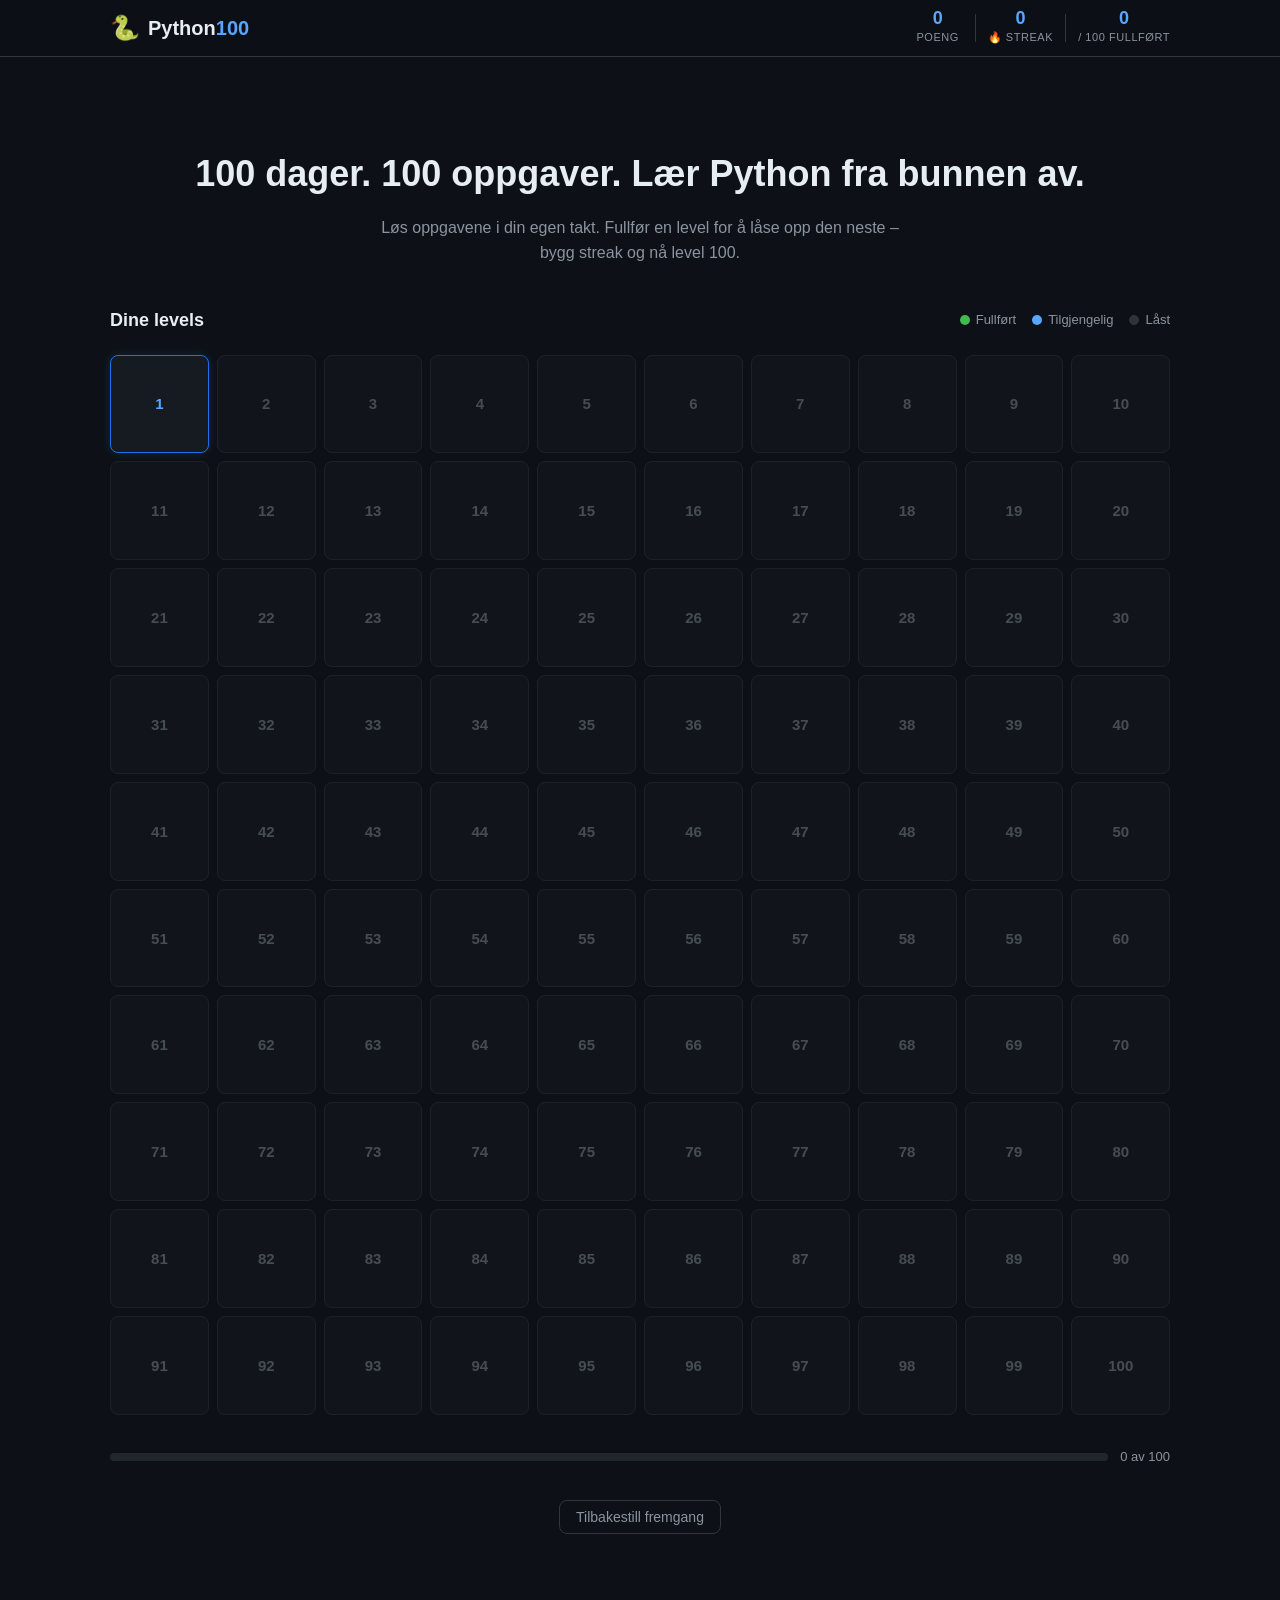
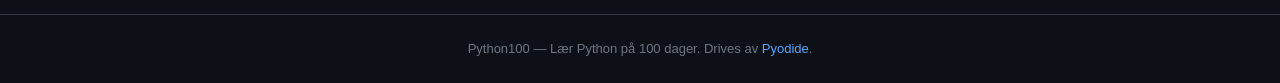
<file: index.html>
<!DOCTYPE html>
<html lang="no">
<head>
  <meta charset="UTF-8" />
  <meta name="viewport" content="width=device-width, initial-scale=1.0" />
  <title>Python100 – Lær Python på 100 dager</title>
  <link rel="stylesheet" href="style.css" />
</head>
<body>
  <header class="site-header">
    <div class="header-inner">
      <div class="logo">
        <span class="logo-icon">🐍</span>
        <span class="logo-text">Python<span class="logo-accent">100</span></span>
      </div>
      <div class="stats">
        <div class="stat">
          <span class="stat-value" id="score">0</span>
          <span class="stat-label">poeng</span>
        </div>
        <div class="stat-divider"></div>
        <div class="stat">
          <span class="stat-value" id="streak">0</span>
          <span class="stat-label">🔥 streak</span>
        </div>
        <div class="stat-divider"></div>
        <div class="stat">
          <span class="stat-value" id="completed-count">0</span>
          <span class="stat-label">/ 100 fullført</span>
        </div>
      </div>
    </div>
  </header>

  <main class="main-content">
    <section class="hero">
      <h1>100 dager. 100 oppgaver. Lær Python fra bunnen av.</h1>
      <p>Løs oppgavene i din egen takt. Fullfør en level for å låse opp den neste – bygg streak og nå level 100.</p>
    </section>

    <div class="section-header">
      <h2>Dine levels</h2>
      <div class="legend">
        <span class="legend-item"><span class="dot dot-done"></span> Fullført</span>
        <span class="legend-item"><span class="dot dot-open"></span> Tilgjengelig</span>
        <span class="legend-item"><span class="dot dot-locked"></span> Låst</span>
      </div>
    </div>

    <div class="level-grid" id="level-grid">
      <!-- Filled by app.js -->
    </div>

    <div class="progress-bar-wrap">
      <div class="progress-bar-track">
        <div class="progress-bar-fill" id="progress-bar"></div>
      </div>
      <span class="progress-label" id="progress-label">0 av 100</span>
    </div>

    <div class="reset-wrap">
      <button class="btn-ghost" id="reset-btn">Tilbakestill fremgang</button>
    </div>
  </main>

  <footer class="site-footer">
    <p>Python100 — Lær Python på 100 dager. Drives av <a href="https://pyodide.org" target="_blank">Pyodide</a>.</p>
  </footer>

  <div id="modal-overlay" class="modal-overlay hidden">
    <div class="modal">
      <p>Er du sikker på at du vil slette all fremgang? Dette kan ikke angres.</p>
      <div class="modal-actions">
        <button class="btn-danger" id="confirm-reset">Ja, slett alt</button>
        <button class="btn-ghost" id="cancel-reset">Avbryt</button>
      </div>
    </div>
  </div>

  <script src="app.js"></script>
</body>
</html>
</file>
<file: style.css>
/* ===== TOKENS ===== */
:root {
  --bg: #0d1117;
  --surface: #161b22;
  --surface-2: #21262d;
  --surface-3: #2d333b;
  --border: #30363d;
  --border-2: #444c56;
  --accent: #58a6ff;
  --accent-dim: #1f6feb;
  --success: #3fb950;
  --success-dim: #238636;
  --error: #f85149;
  --warning: #d29922;
  --text: #e6edf3;
  --text-2: #8b949e;
  --text-3: #6e7681;
  --radius: 8px;
  --radius-lg: 12px;
}

/* ===== RESET ===== */
*, *::before, *::after { box-sizing: border-box; margin: 0; padding: 0; }
html { scroll-behavior: smooth; }
body {
  background: var(--bg);
  color: var(--text);
  font-family: -apple-system, BlinkMacSystemFont, 'Segoe UI', Roboto, sans-serif;
  font-size: 15px;
  line-height: 1.6;
  min-height: 100vh;
}
a { color: var(--accent); text-decoration: none; }
a:hover { text-decoration: underline; }

/* ===== HEADER ===== */
.site-header {
  position: sticky;
  top: 0;
  z-index: 100;
  background: rgba(13,17,23,0.92);
  backdrop-filter: blur(12px);
  border-bottom: 1px solid var(--border);
}
.header-inner {
  max-width: 1100px;
  margin: 0 auto;
  padding: 0 20px;
  height: 56px;
  display: flex;
  align-items: center;
  gap: 20px;
}
.logo { display: flex; align-items: center; gap: 8px; font-size: 20px; font-weight: 700; }
.logo-icon { font-size: 24px; }
.logo-accent { color: var(--accent); }
.stats { display: flex; align-items: center; gap: 12px; margin-left: auto; }
.stat { display: flex; flex-direction: column; align-items: center; min-width: 50px; }
.stat-value { font-size: 18px; font-weight: 700; color: var(--accent); line-height: 1.1; }
.stat-label { font-size: 11px; color: var(--text-2); text-transform: uppercase; letter-spacing: 0.05em; }
.stat-divider { width: 1px; height: 28px; background: var(--border); }
.back-btn {
  color: var(--text-2);
  font-size: 14px;
  white-space: nowrap;
  transition: color .15s;
}
.back-btn:hover { color: var(--text); text-decoration: none; }
.level-badge-wrap { margin-left: auto; }
.level-badge {
  background: var(--accent-dim);
  color: #fff;
  font-size: 12px;
  font-weight: 600;
  padding: 3px 10px;
  border-radius: 20px;
}

/* ===== MAIN / HERO ===== */
.main-content { max-width: 1100px; margin: 0 auto; padding: 40px 20px 80px; }
.hero { text-align: center; padding: 48px 0 40px; }
.hero h1 { font-size: clamp(22px, 4vw, 36px); font-weight: 700; margin-bottom: 12px; }
.hero p { font-size: 16px; color: var(--text-2); max-width: 540px; margin: 0 auto; }
.section-header {
  display: flex;
  align-items: center;
  justify-content: space-between;
  margin-bottom: 20px;
  flex-wrap: wrap;
  gap: 10px;
}
.section-header h2 { font-size: 18px; font-weight: 600; }
.legend { display: flex; gap: 16px; }
.legend-item { display: flex; align-items: center; gap: 6px; font-size: 13px; color: var(--text-2); }
.dot { width: 10px; height: 10px; border-radius: 50%; }
.dot-done { background: var(--success); }
.dot-open { background: var(--accent); }
.dot-locked { background: var(--surface-3); border: 1px solid var(--border); }

/* ===== LEVEL GRID ===== */
.level-grid {
  display: grid;
  grid-template-columns: repeat(10, 1fr);
  gap: 8px;
  margin-bottom: 32px;
}
@media (max-width: 700px) { .level-grid { grid-template-columns: repeat(5, 1fr); } }
@media (max-width: 380px) { .level-grid { grid-template-columns: repeat(4, 1fr); } }

.level-cell {
  aspect-ratio: 1;
  border-radius: var(--radius);
  border: 1px solid var(--border);
  background: var(--surface);
  display: flex;
  flex-direction: column;
  align-items: center;
  justify-content: center;
  cursor: pointer;
  transition: transform .15s, border-color .15s, box-shadow .15s;
  position: relative;
  font-size: 13px;
  font-weight: 600;
  color: var(--text-2);
  text-decoration: none;
  user-select: none;
}
.level-cell:hover:not(.locked) { transform: translateY(-2px); }
.level-cell.open {
  border-color: var(--accent-dim);
  color: var(--accent);
  box-shadow: 0 0 10px rgba(88,166,255,0.15);
}
.level-cell.open:hover { border-color: var(--accent); box-shadow: 0 0 18px rgba(88,166,255,0.3); }
.level-cell.done {
  border-color: var(--success-dim);
  background: rgba(63,185,80,0.08);
  color: var(--success);
}
.level-cell.done::after {
  content: '✓';
  position: absolute;
  top: 2px;
  right: 5px;
  font-size: 9px;
  color: var(--success);
}
.level-cell.locked { cursor: not-allowed; opacity: 0.45; }
.level-cell .cell-num { font-size: 15px; line-height: 1; }
.level-cell .cell-icon { font-size: 10px; margin-top: 2px; }

/* ===== PROGRESS ===== */
.progress-bar-wrap { display: flex; align-items: center; gap: 12px; margin-bottom: 32px; }
.progress-bar-track { flex: 1; height: 8px; background: var(--surface-2); border-radius: 4px; overflow: hidden; }
.progress-bar-fill { height: 100%; background: var(--success); border-radius: 4px; transition: width .5s; }
.progress-label { font-size: 13px; color: var(--text-2); white-space: nowrap; }
.reset-wrap { text-align: center; }

/* ===== BUTTONS ===== */
.btn-primary {
  background: var(--accent-dim);
  color: #fff;
  border: none;
  border-radius: var(--radius);
  padding: 10px 20px;
  font-size: 15px;
  font-weight: 600;
  cursor: pointer;
  transition: background .15s, transform .1s;
}
.btn-primary:hover:not(:disabled) { background: var(--accent); transform: translateY(-1px); }
.btn-primary:disabled { opacity: 0.5; cursor: not-allowed; }
.btn-primary.btn-large { padding: 14px 32px; font-size: 16px; width: 100%; margin-top: 4px; }
.btn-ghost {
  background: transparent;
  color: var(--text-2);
  border: 1px solid var(--border);
  border-radius: var(--radius);
  padding: 8px 16px;
  font-size: 14px;
  cursor: pointer;
  transition: color .15s, border-color .15s;
}
.btn-ghost:hover { color: var(--text); border-color: var(--border-2); }
.btn-ghost.btn-sm { padding: 6px 12px; font-size: 13px; }
.btn-danger {
  background: var(--error);
  color: #fff;
  border: none;
  border-radius: var(--radius);
  padding: 10px 20px;
  font-size: 14px;
  font-weight: 600;
  cursor: pointer;
}
.btn-copy {
  background: var(--surface-3);
  color: var(--text-2);
  border: 1px solid var(--border);
  border-radius: 4px;
  padding: 3px 10px;
  font-size: 12px;
  cursor: pointer;
  transition: color .15s;
}
.btn-copy:hover { color: var(--text); }

/* ===== MODAL ===== */
.modal-overlay {
  position: fixed; inset: 0;
  background: rgba(0,0,0,0.7);
  display: flex; align-items: center; justify-content: center;
  z-index: 200;
}
.modal-overlay.hidden { display: none; }
.modal {
  background: var(--surface);
  border: 1px solid var(--border);
  border-radius: var(--radius-lg);
  padding: 28px;
  max-width: 380px;
  width: 90%;
}
.modal p { margin-bottom: 20px; }
.modal-actions { display: flex; gap: 12px; }

/* ===== LEVEL PAGE ===== */
.level-page .level-main { max-width: 860px; margin: 0 auto; padding: 32px 20px 80px; }
.level-header { margin-bottom: 24px; }
.level-meta { display: flex; align-items: center; gap: 16px; }
.level-num {
  font-size: 40px;
  font-weight: 800;
  color: var(--surface-3);
  line-height: 1;
  min-width: 56px;
  font-variant-numeric: tabular-nums;
}
.level-title { font-size: 26px; font-weight: 700; margin-bottom: 4px; }
.level-konsept {
  font-size: 13px;
  background: var(--surface-2);
  border: 1px solid var(--border);
  padding: 2px 10px;
  border-radius: 20px;
  color: var(--text-2);
  font-family: 'Fira Code', monospace;
}

/* ===== TABS ===== */
.level-tabs { display: flex; gap: 4px; margin-bottom: 24px; border-bottom: 1px solid var(--border); }
.tab-btn {
  background: none;
  border: none;
  border-bottom: 2px solid transparent;
  color: var(--text-2);
  font-size: 15px;
  font-weight: 600;
  padding: 10px 20px;
  cursor: pointer;
  transition: color .15s, border-color .15s;
  margin-bottom: -1px;
}
.tab-btn:hover { color: var(--text); }
.tab-btn.active { color: var(--accent); border-bottom-color: var(--accent); }
.tab-panel { display: block; }
.tab-panel.hidden { display: none; }

/* ===== LEARN SECTION ===== */
.learn-card {
  background: var(--surface);
  border: 1px solid var(--border);
  border-radius: var(--radius-lg);
  padding: 28px;
  margin-bottom: 20px;
}
.learn-content h1, .learn-content h2, .learn-content h3 {
  font-size: 18px;
  margin: 16px 0 8px;
  color: var(--text);
}
.learn-content p { margin-bottom: 12px; color: var(--text-2); }
.learn-content code {
  background: var(--surface-3);
  padding: 1px 6px;
  border-radius: 4px;
  font-family: 'Fira Code', 'Courier New', monospace;
  font-size: 13px;
  color: var(--accent);
}
.learn-content pre {
  background: var(--surface-3);
  border: 1px solid var(--border);
  border-radius: var(--radius);
  padding: 16px;
  overflow-x: auto;
  margin: 12px 0;
}
.learn-content pre code {
  background: none;
  padding: 0;
  color: var(--text);
  font-size: 14px;
}
.learn-content ul, .learn-content ol { padding-left: 20px; color: var(--text-2); margin-bottom: 12px; }
.learn-content li { margin-bottom: 4px; }
.learn-content strong { color: var(--text); }

.example-card {
  background: var(--surface);
  border: 1px solid var(--border);
  border-radius: var(--radius-lg);
  overflow: hidden;
  margin-bottom: 24px;
}
.example-header {
  display: flex;
  align-items: center;
  justify-content: space-between;
  padding: 10px 16px;
  background: var(--surface-2);
  border-bottom: 1px solid var(--border);
  font-size: 13px;
  font-weight: 600;
  color: var(--text-2);
}
.example-code {
  padding: 16px;
  font-family: 'Fira Code', 'Courier New', monospace;
  font-size: 14px;
  color: var(--text);
  overflow-x: auto;
  white-space: pre;
  line-height: 1.6;
}

/* ===== SOLVE SECTION ===== */
.task-card {
  background: var(--surface);
  border: 1px solid var(--border);
  border-radius: var(--radius-lg);
  padding: 24px;
  margin-bottom: 20px;
}
.task-card h3 { font-size: 13px; color: var(--text-2); text-transform: uppercase; letter-spacing: .05em; margin-bottom: 10px; }
.task-text { color: var(--text); line-height: 1.7; }
.task-text code {
  background: var(--surface-3);
  padding: 1px 6px;
  border-radius: 4px;
  font-family: 'Fira Code', 'Courier New', monospace;
  font-size: 13px;
  color: var(--accent);
}

.editor-wrap {
  border: 1px solid var(--border);
  border-radius: var(--radius-lg);
  overflow: hidden;
  margin-bottom: 16px;
}
.editor-header {
  display: flex;
  align-items: center;
  justify-content: space-between;
  padding: 8px 14px;
  background: var(--surface-2);
  border-bottom: 1px solid var(--border);
  font-size: 13px;
  color: var(--text-2);
  font-weight: 600;
}
.CodeMirror {
  height: 280px !important;
  font-size: 14px !important;
  font-family: 'Fira Code', 'Courier New', monospace !important;
  background: #282a36 !important;
}
.CodeMirror-scroll { padding-bottom: 8px; }

.action-row {
  display: flex;
  gap: 12px;
  align-items: center;
  margin-bottom: 12px;
  flex-wrap: wrap;
}
.action-row .btn-primary { flex: 1; }

/* ===== LOADING BAR ===== */
.loading-bar {
  display: flex;
  align-items: center;
  gap: 12px;
  padding: 10px 0;
  font-size: 13px;
  color: var(--text-2);
}
.loading-bar.hidden { display: none; }
.loading-bar-fill {
  flex: 1;
  height: 4px;
  background: linear-gradient(90deg, var(--accent), var(--success));
  border-radius: 2px;
  animation: shimmer 1.5s infinite;
}
@keyframes shimmer {
  0%   { opacity: 0.4; }
  50%  { opacity: 1; }
  100% { opacity: 0.4; }
}

/* ===== TEST RESULTS ===== */
.test-results {
  background: var(--surface);
  border: 1px solid var(--border);
  border-radius: var(--radius-lg);
  padding: 20px;
  margin-top: 16px;
}
.test-results.hidden { display: none; }
.test-results h3 { font-size: 14px; text-transform: uppercase; letter-spacing: .05em; color: var(--text-2); margin-bottom: 14px; }
.test-item {
  display: flex;
  align-items: flex-start;
  gap: 10px;
  padding: 10px 12px;
  border-radius: var(--radius);
  margin-bottom: 8px;
  font-size: 14px;
}
.test-item.pass { background: rgba(63,185,80,0.1); border: 1px solid rgba(63,185,80,0.25); }
.test-item.fail { background: rgba(248,81,73,0.1); border: 1px solid rgba(248,81,73,0.25); }
.test-icon { font-size: 16px; flex-shrink: 0; margin-top: 1px; }
.test-desc { flex: 1; }
.test-name { font-weight: 500; color: var(--text); }
.test-error { font-size: 12px; color: var(--text-2); font-family: 'Fira Code', monospace; margin-top: 4px; white-space: pre-wrap; }
#test-summary {
  margin-top: 14px;
  padding-top: 14px;
  border-top: 1px solid var(--border);
  font-weight: 600;
  text-align: center;
  font-size: 16px;
}
#test-summary.all-pass { color: var(--success); }
#test-summary.has-fail { color: var(--error); }

/* ===== HINTS ===== */
.hints-panel { margin-top: 16px; }
.hint-item {
  background: rgba(210,153,34,0.08);
  border: 1px solid rgba(210,153,34,0.3);
  border-radius: var(--radius);
  padding: 12px 16px;
  font-size: 14px;
  color: var(--text-2);
  margin-bottom: 10px;
  display: flex;
  gap: 10px;
}
.hint-item .hint-icon { color: var(--warning); font-size: 16px; flex-shrink: 0; }

/* ===== FOOTER ===== */
.site-footer {
  text-align: center;
  padding: 24px;
  font-size: 13px;
  color: var(--text-3);
  border-top: 1px solid var(--border);
}

/* ===== CONFETTI ===== */
@keyframes confettiFall {
  0%   { transform: translateY(-20px) rotate(0deg); opacity: 1; }
  100% { transform: translateY(100vh) rotate(720deg); opacity: 0; }
}

/* ===== RESPONSIVE ===== */
@media (max-width: 600px) {
  .stats { gap: 8px; }
  .stat-value { font-size: 15px; }
  .level-num { font-size: 28px; min-width: 40px; }
  .level-title { font-size: 20px; }
  .CodeMirror { height: 220px !important; }
}
</file>
